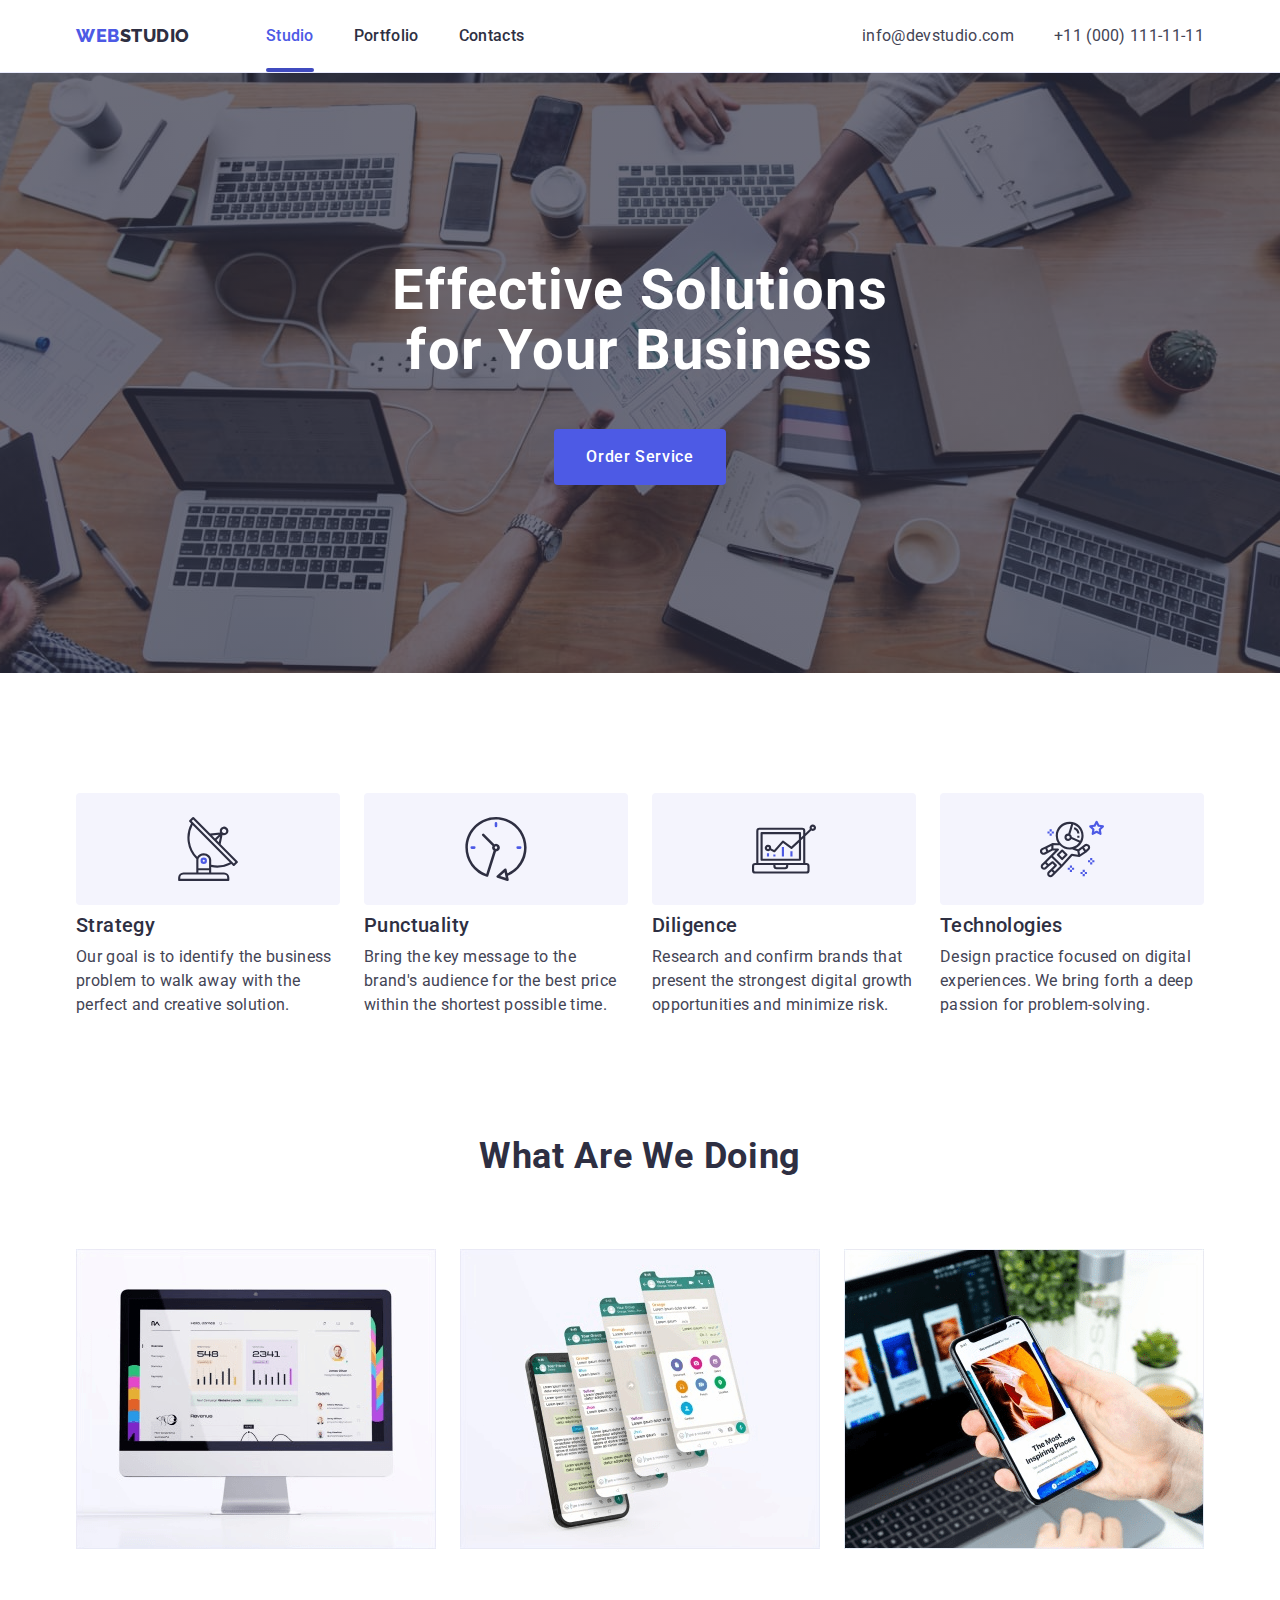
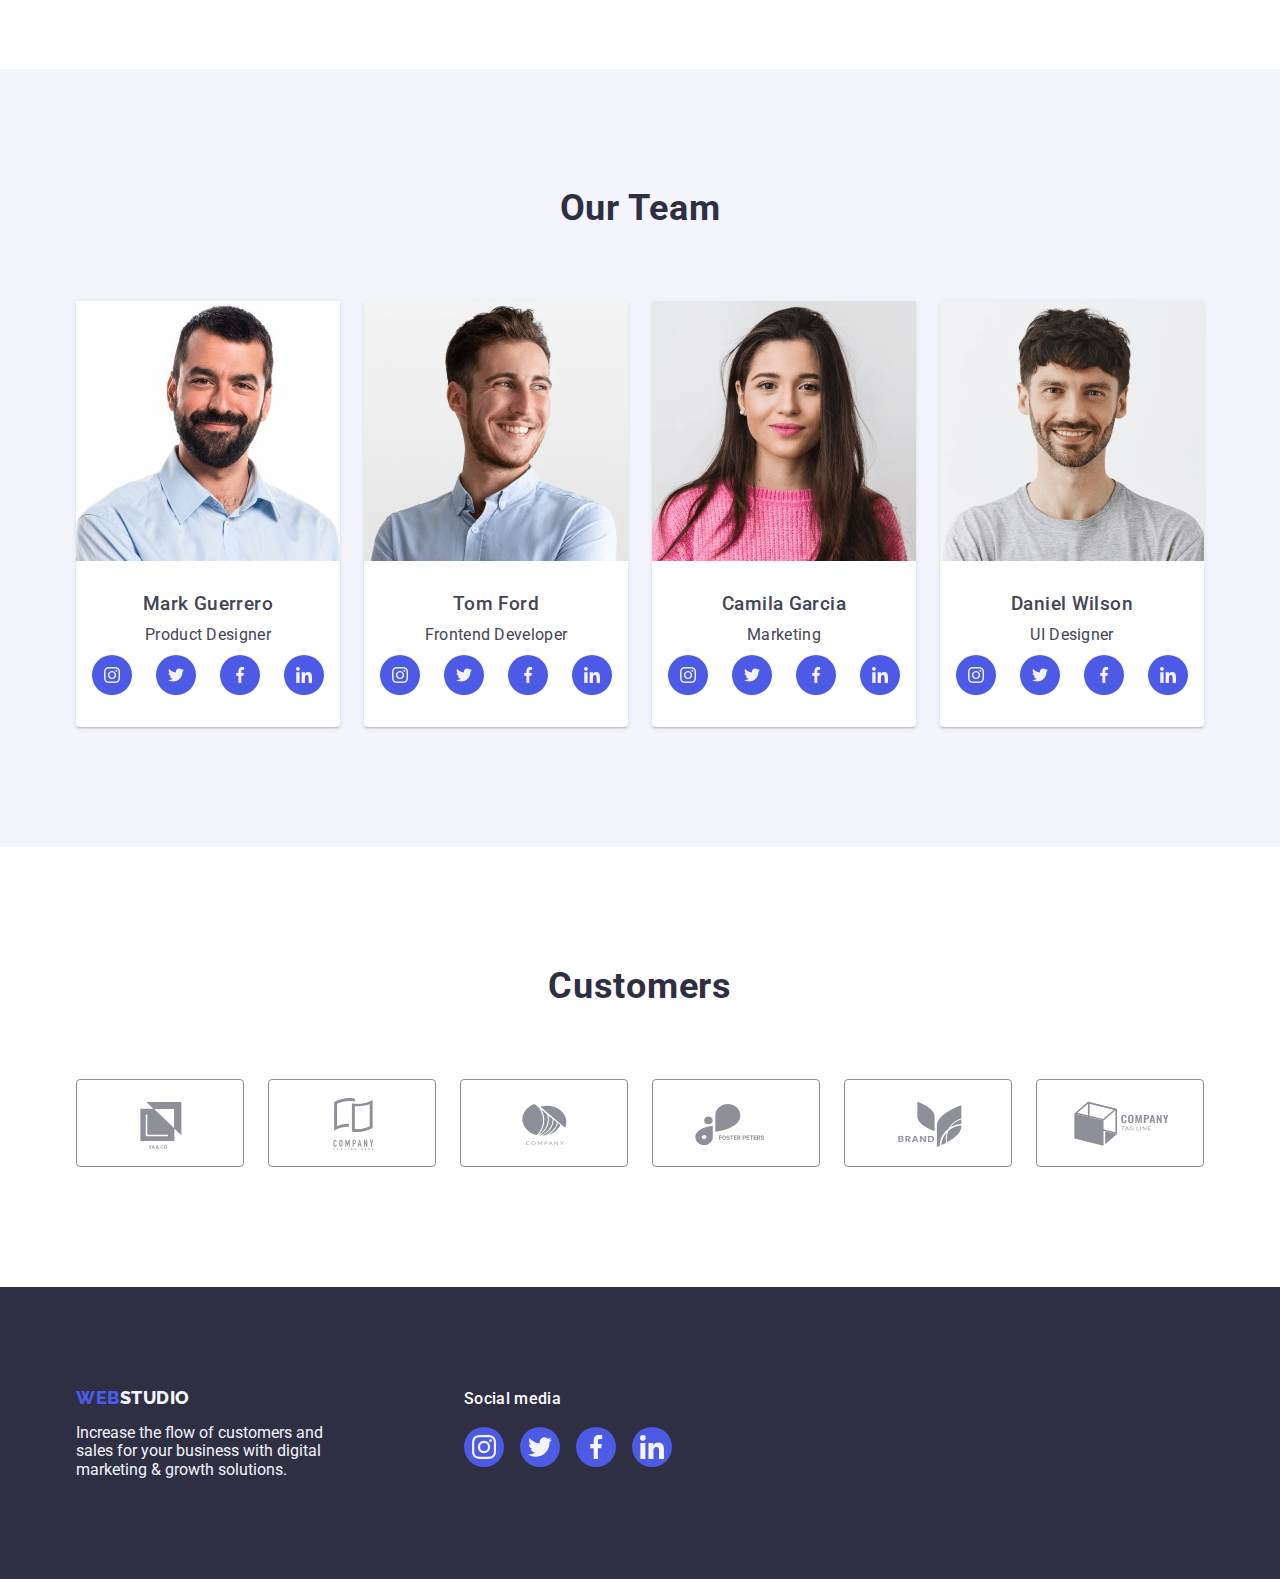
<file: index.html>
<!DOCTYPE html>
<html lang="en">
  <head>
    <meta charset="UTF-8" />
    <meta http-equiv="X-UA-Compatible" content="IE=edge" />
    <meta name="viewport" content="width=device-width, initial-scale=1.0" />
    <link rel="preconnect" href="https://fonts.googleapis.com" />
    <link rel="preconnect" href="https://fonts.gstatic.com" crossorigin />
    <link
      href="https://fonts.googleapis.com/css2?family=Raleway:wght@800&family=Roboto:wght@400;500;700;900&display=swap"
      rel="stylesheet"
    />
    <title>Studio</title>
    <link
      rel="stylesheet"
      href="https://cdn.jsdelivr.net/npm/modern-normalize@1.1.0/modern-normalize.min.css"
    />
    <link href="https://unpkg.com/aos@2.3.1/dist/aos.css" rel="stylesheet" />
    <link rel="stylesheet" href="./css/styles.css" />
  </head>
  <body>
    <!-- Page header -->
    <header class="page-header">
      <div class="container nav-container">
        <nav class="nav-box">
          <a class="logo link" href="./index.html"
            >Web<span class="logo-link">Studio</span></a
          >
          <ul class="site-nav list">
            <li>
              <a class="link current nav-title" href="./index.html">Studio</a>
            </li>
            <li>
              <a class="link nav-title" href="./portfolio.html">Portfolio</a>
            </li>
            <li><a class="link nav-title" href="">Contacts</a></li>
          </ul>
        </nav>
        <address class="outh-nav">
          <ul class="list contact-list">
            <li class="contact">
              <a class="link contact-link" href="mailto:info@devstudio.com"
                >info@devstudio.com</a
              >
            </li>
            <li class="contact">
              <a class="link contact-link" href="tel:+110001111111"
                >+11 (000) 111-11-11</a
              >
            </li>
          </ul>
        </address>
      </div>
    </header>
    <main>
      <!-- Hero image -->
      <section class="hero">
        <div class="container">
          <h1 class="subject">Effective Solutions for Your Business</h1>
          <button type="button" class="button-order" data-modal-open>
            Order Service
          </button>
        </div>
      </section>
      <!-- Section 1 -->
      <section class="section-principles">
        <div class="container">
          <h2 class="title-hidden-principles visually-hidden">
            Basic principles
          </h2>
          <ul class="list principle-list">
            <li class="principle-item">
              <div class="principle-icon">
                <svg width="64" height="64">
                  <use href="./images/icons.svg#icon-antenna"></use>
                </svg>
              </div>
              <h3 class="subtitle subtitle-principles">Strategy</h3>
              <p class="text">
                Our goal is to identify the business problem to walk away with
                the perfect and creative solution.
              </p>
            </li>
            <li class="principle-item">
              <div class="principle-icon">
                <svg width="64" height="64">
                  <use href="./images/icons.svg#icon-clock"></use>
                </svg>
              </div>
              <h3 class="subtitle subtitle-principles">Punctuality</h3>
              <p class="text">
                Bring the key message to the brand's audience for the best price
                within the shortest possible time.
              </p>
            </li>
            <li class="principle-item">
              <div class="principle-icon">
                <svg width="64" height="64">
                  <use href="./images/icons.svg#icon-diagram"></use>
                </svg>
              </div>
              <h3 class="subtitle subtitle-principles">Diligence</h3>
              <p class="text">
                Research and confirm brands that present the strongest digital
                growth opportunities and minimize risk.
              </p>
            </li>
            <li class="principle-item">
              <div class="principle-icon">
                <svg width="64" height="64">
                  <use href="./images/icons.svg#icon-astronaut"></use>
                </svg>
              </div>
              <h3 class="subtitle subtitle-principles">Technologies</h3>
              <p class="text">
                Design practice focused on digital experiences. We bring forth a
                deep passion for problem-solving.
              </p>
            </li>
          </ul>
        </div>
      </section>
      <!-- Section 2 -->
      <section class="doing-section">
        <div class="container">
          <h2 class="title doing-title">What are we doing</h2>
          <ul class="list doing-list">
            <li class="doing-link">
              <img
                src="./images/studio/wedoing1.jpg"
                alt="PHOTO"
                width="360"
                height="300"
              />
            </li>
            <li class="doing-link">
              <img
                src="./images/studio/wedoing2.jpg"
                alt="PHOTO"
                width="360"
                height="300"
              />
            </li>
            <li class="doing-link">
              <img
                src="./images/studio/wedoing3.jpg"
                alt="PHOTO"
                width="360"
                height="300"
              />
            </li>
          </ul>
        </div>
      </section>
      <!-- Section 3 -->
      <section class="team-section">
        <div class="container">
          <h2 class="title team-title">Our Team</h2>
          <ul class="list team-list">
            <li class="team-link">
              <img
                src="./images/studio/guerrero.jpg"
                alt="PHOTO"
                width="264"
                height="260"
              />
              <div class="employee">
                <h3 class="subtitle name">Mark Guerrero</h3>
                <p class="text position">Product Designer</p>
                <ul class="socials list">
                  <li class="socials-item">
                    <a
                      class="socials-link link"
                      href="https://instagram.com"
                      target="_blank"
                      rel="noopener noreferrer"
                      aria-label="Instagram icon"
                    >
                      <svg class="socials-icon" width="16" height="16">
                        <use href="./images/icons.svg#icon-instagram"></use>
                      </svg>
                    </a>
                  </li>
                  <li class="socials-item">
                    <a
                      class="socials-link link"
                      href="https://twitter.com"
                      target="_blank"
                      rel="noopener noreferrer"
                      aria-label="Twitter icon"
                    >
                      <svg class="socials-icon" width="16" height="16">
                        <use href="./images/icons.svg#icon-twitter"></use>
                      </svg>
                    </a>
                  </li>
                  <li class="socials-item">
                    <a
                      class="socials-link link"
                      href="https://facebook.com"
                      target="_blank"
                      rel="noopener noreferrer"
                      aria-label="Facebook icon"
                    >
                      <svg class="socials-icon" width="16" height="16">
                        <use href="./images/icons.svg#icon-facebook"></use>
                      </svg>
                    </a>
                  </li>
                  <li class="socials-item">
                    <a
                      class="socials-link link"
                      href="https://linkedin.com"
                      target="_blank"
                      rel="noopener noreferrer"
                      aria-label="Linkedin icon"
                    >
                      <svg class="socials-icon" width="16" height="16">
                        <use href="./images/icons.svg#icon-linkedin"></use>
                      </svg>
                    </a>
                  </li>
                </ul>
              </div>
            </li>
            <li class="team-link">
              <img
                src="./images/studio/ford.jpg"
                alt="PHOTO"
                width="264"
                height="260"
              />
              <div class="employee">
                <h3 class="subtitle name">Tom Ford</h3>
                <p class="text position">Frontend Developer</p>
                <ul class="socials list">
                  <li class="socials-item">
                    <a
                      class="socials-link link"
                      href="https://instagram.com"
                      target="_blank"
                      rel="noopener noreferrer"
                      aria-label="Instagram icon"
                    >
                      <svg class="socials-icon" width="16" height="16">
                        <use href="./images/icons.svg#icon-instagram"></use>
                      </svg>
                    </a>
                  </li>
                  <li class="socials-item">
                    <a
                      class="socials-link link"
                      href="https://twitter.com"
                      target="_blank"
                      rel="noopener noreferrer"
                      aria-label="Twitter icon"
                    >
                      <svg class="socials-icon" width="16" height="16">
                        <use href="./images/icons.svg#icon-twitter"></use>
                      </svg>
                    </a>
                  </li>
                  <li class="socials-item">
                    <a
                      class="socials-link link"
                      href="https://facebook.com"
                      target="_blank"
                      rel="noopener noreferrer"
                      aria-label="Facebook icon"
                    >
                      <svg class="socials-icon" width="16" height="16">
                        <use href="./images/icons.svg#icon-facebook"></use>
                      </svg>
                    </a>
                  </li>
                  <li class="socials-item">
                    <a
                      class="socials-link link"
                      href="https://linkedin.com"
                      target="_blank"
                      rel="noopener noreferrer"
                      aria-label="Linkedin icon"
                    >
                      <svg class="socials-icon" width="16" height="16">
                        <use href="./images/icons.svg#icon-linkedin"></use>
                      </svg>
                    </a>
                  </li>
                </ul>
              </div>
            </li>
            <li class="team-link">
              <img
                src="./images/studio/garcia.jpg"
                alt="PHOTO"
                width="264"
                height="260"
              />
              <div class="employee">
                <h3 class="subtitle name">Camila Garcia</h3>
                <p class="text position">Marketing</p>
                <ul class="socials list">
                  <li class="socials-item">
                    <a
                      class="socials-link link"
                      href="https://instagram.com"
                      target="_blank"
                      rel="noopener noreferrer"
                      aria-label="Instagram icon"
                    >
                      <svg class="socials-icon" width="16" height="16">
                        <use href="./images/icons.svg#icon-instagram"></use>
                      </svg>
                    </a>
                  </li>
                  <li class="socials-item">
                    <a
                      class="socials-link link"
                      href="https://twitter.com"
                      target="_blank"
                      rel="noopener noreferrer"
                      aria-label="Twitter icon"
                    >
                      <svg class="socials-icon" width="16" height="16">
                        <use href="./images/icons.svg#icon-twitter"></use>
                      </svg>
                    </a>
                  </li>
                  <li class="socials-item">
                    <a
                      class="socials-link link"
                      href="https://facebook.com"
                      target="_blank"
                      rel="noopener noreferrer"
                      aria-label="Facebook icon"
                    >
                      <svg class="socials-icon" width="16" height="16">
                        <use href="./images/icons.svg#icon-facebook"></use>
                      </svg>
                    </a>
                  </li>
                  <li class="socials-item">
                    <a
                      class="socials-link link"
                      href="https://linkedin.com"
                      target="_blank"
                      rel="noopener noreferrer"
                      aria-label="Linkedin icon"
                    >
                      <svg class="socials-icon" width="16" height="16">
                        <use href="./images/icons.svg#icon-linkedin"></use>
                      </svg>
                    </a>
                  </li>
                </ul>
              </div>
            </li>
            <li class="team-link">
              <img
                src="./images/studio/wilson.jpg"
                alt="PHOTO"
                width="264"
                height="260"
              />
              <div class="employee">
                <h3 class="subtitle name">Daniel Wilson</h3>
                <p class="text position">UI Designer</p>
                <ul class="socials list">
                  <li class="socials-item">
                    <a
                      class="socials-link link"
                      href="https://instagram.com"
                      target="_blank"
                      rel="noopener noreferrer"
                      aria-label="Instagram icon"
                    >
                      <svg class="socials-icon" width="16" height="16">
                        <use href="./images/icons.svg#icon-instagram"></use>
                      </svg>
                    </a>
                  </li>
                  <li class="socials-item">
                    <a
                      class="socials-link link"
                      href="https://twitter.com"
                      target="_blank"
                      rel="noopener noreferrer"
                      aria-label="Twitter icon"
                    >
                      <svg class="socials-icon" width="16" height="16">
                        <use href="./images/icons.svg#icon-twitter"></use>
                      </svg>
                    </a>
                  </li>
                  <li class="socials-item">
                    <a
                      class="socials-link link"
                      href="https://facebook.com"
                      target="_blank"
                      rel="noopener noreferrer"
                      aria-label="Facebook icon"
                    >
                      <svg class="socials-icon" width="16" height="16">
                        <use href="./images/icons.svg#icon-facebook"></use>
                      </svg>
                    </a>
                  </li>
                  <li class="socials-item">
                    <a
                      class="socials-link link"
                      href="https://linkedin.com"
                      target="_blank"
                      rel="noopener noreferrer"
                      aria-label="Linkedin icon"
                    >
                      <svg class="socials-icon" width="16" height="16">
                        <use href="./images/icons.svg#icon-linkedin"></use>
                      </svg>
                    </a>
                  </li>
                </ul>
              </div>
            </li>
          </ul>
        </div>
      </section>
      <!-- Section 4 -->
      <section class="customers-section">
        <div class="container">
          <h2 class="title customers-title">Customers</h2>
          <ul class="list customers-list">
            <li class="customers-item">
              <a
                class="customers-link link"
                href=""
                target="_blank"
                rel="noopener noreferrer"
                aria-label="Customer icon 1"
              >
                <svg class="customers-icon" width="104" height="56">
                  <use href="./images/icons.svg#icon-logo"></use>
                </svg>
              </a>
            </li>
            <li class="customers-item">
              <a
                class="customers-link link"
                href=""
                target="_blank"
                rel="noopener noreferrer"
                aria-label="Customer icon 2"
              >
                <svg class="customers-icon" width="104" height="56">
                  <use href="./images/icons.svg#icon-logo-1"></use>
                </svg>
              </a>
            </li>
            <li class="customers-item">
              <a
                class="customers-link link"
                href=""
                target="_blank"
                rel="noopener noreferrer"
                aria-label="Customer icon 3"
              >
                <svg class="customers-icon" width="104" height="56">
                  <use href="./images/icons.svg#icon-logo-2"></use>
                </svg>
              </a>
            </li>
            <li class="customers-item">
              <a
                class="customers-link link"
                href=""
                target="_blank"
                rel="noopener noreferrer"
                aria-label="Customer icon 4"
              >
                <svg class="customers-icon" width="104" height="56">
                  <use href="./images/icons.svg#icon-logo-3"></use>
                </svg>
              </a>
            </li>
            <li class="customers-item">
              <a
                class="customers-link link"
                href=""
                target="_blank"
                rel="noopener noreferrer"
                aria-label="Customer icon 5"
              >
                <svg class="customers-icon" width="104" height="56">
                  <use href="./images/icons.svg#icon-logo-4"></use>
                </svg>
              </a>
            </li>
            <li class="customers-item">
              <a
                class="customers-link link"
                href=""
                target="_blank"
                rel="noopener noreferrer"
                aria-label="Customer icon 6"
              >
                <svg class="customers-icon" width="104" height="56">
                  <use href="./images/icons.svg#icon-logo-5"></use>
                </svg>
              </a>
            </li>
          </ul>
        </div>
      </section>
    </main>
    <!-- Footer -->
    <footer class="footer">
      <div class="container footer-container">
        <div class="logo-container">
          <a class="logo-footer link" href="./index.html"
            >Web<span class="logo-link-footer">Studio</span></a
          >
          <p class="logo-footer-text">
            Increase the flow of customers and sales for your business with
            digital marketing & growth solutions.
          </p>
        </div>
        <div class="social-container">
          <p class="subtitle social-subtitle">Social media</p>
          <ul class="list social-list">
            <li class="socials-item">
              <a
                class="socials-link-footer link"
                href="https://instagram.com"
                target="_blank"
                rel="noopener noreferrer"
                aria-label="Instagram icon"
              >
                <svg class="socials-icon" width="24" height="24">
                  <use href="./images/icons.svg#icon-instagram"></use>
                </svg>
              </a>
            </li>
            <li class="socials-item">
              <a
                class="socials-link-footer link"
                href="https://twitter.com"
                target="_blank"
                rel="noopener noreferrer"
                aria-label="Twitter icon"
              >
                <svg class="socials-icon" width="24" height="24">
                  <use href="./images/icons.svg#icon-twitter"></use>
                </svg>
              </a>
            </li>
            <li class="socials-item">
              <a
                class="socials-link-footer link"
                href="https://facebook.com"
                target="_blank"
                rel="noopener noreferrer"
                aria-label="Facebook icon"
              >
                <svg class="socials-icon" width="24" height="24">
                  <use href="./images/icons.svg#icon-facebook"></use>
                </svg>
              </a>
            </li>
            <li class="socials-item">
              <a
                class="socials-link-footer link"
                href="https://linkedin.com"
                target="_blank"
                rel="noopener noreferrer"
                aria-label="Linkedin icon"
              >
                <svg class="socials-icon" width="24" height="24">
                  <use href="./images/icons.svg#icon-linkedin"></use>
                </svg>
              </a>
            </li>
          </ul>
        </div>
      </div>
    </footer>
    <!-- Modal window -->
    <div class="backdrop is-hidden" data-modal>
      <div class="modal">
        <button class="modal-button" type="button" data-modal-close>
          <svg class="modal-icon" width="8" height="8">
            <use href="./images/icons.svg#icon-close"></use>
          </svg>
        </button>
      </div>
    </div>
    <script src="./js/animation.js"></script>
    <script src="./js/modal.js"></script>
  </body>
</html>
</file>
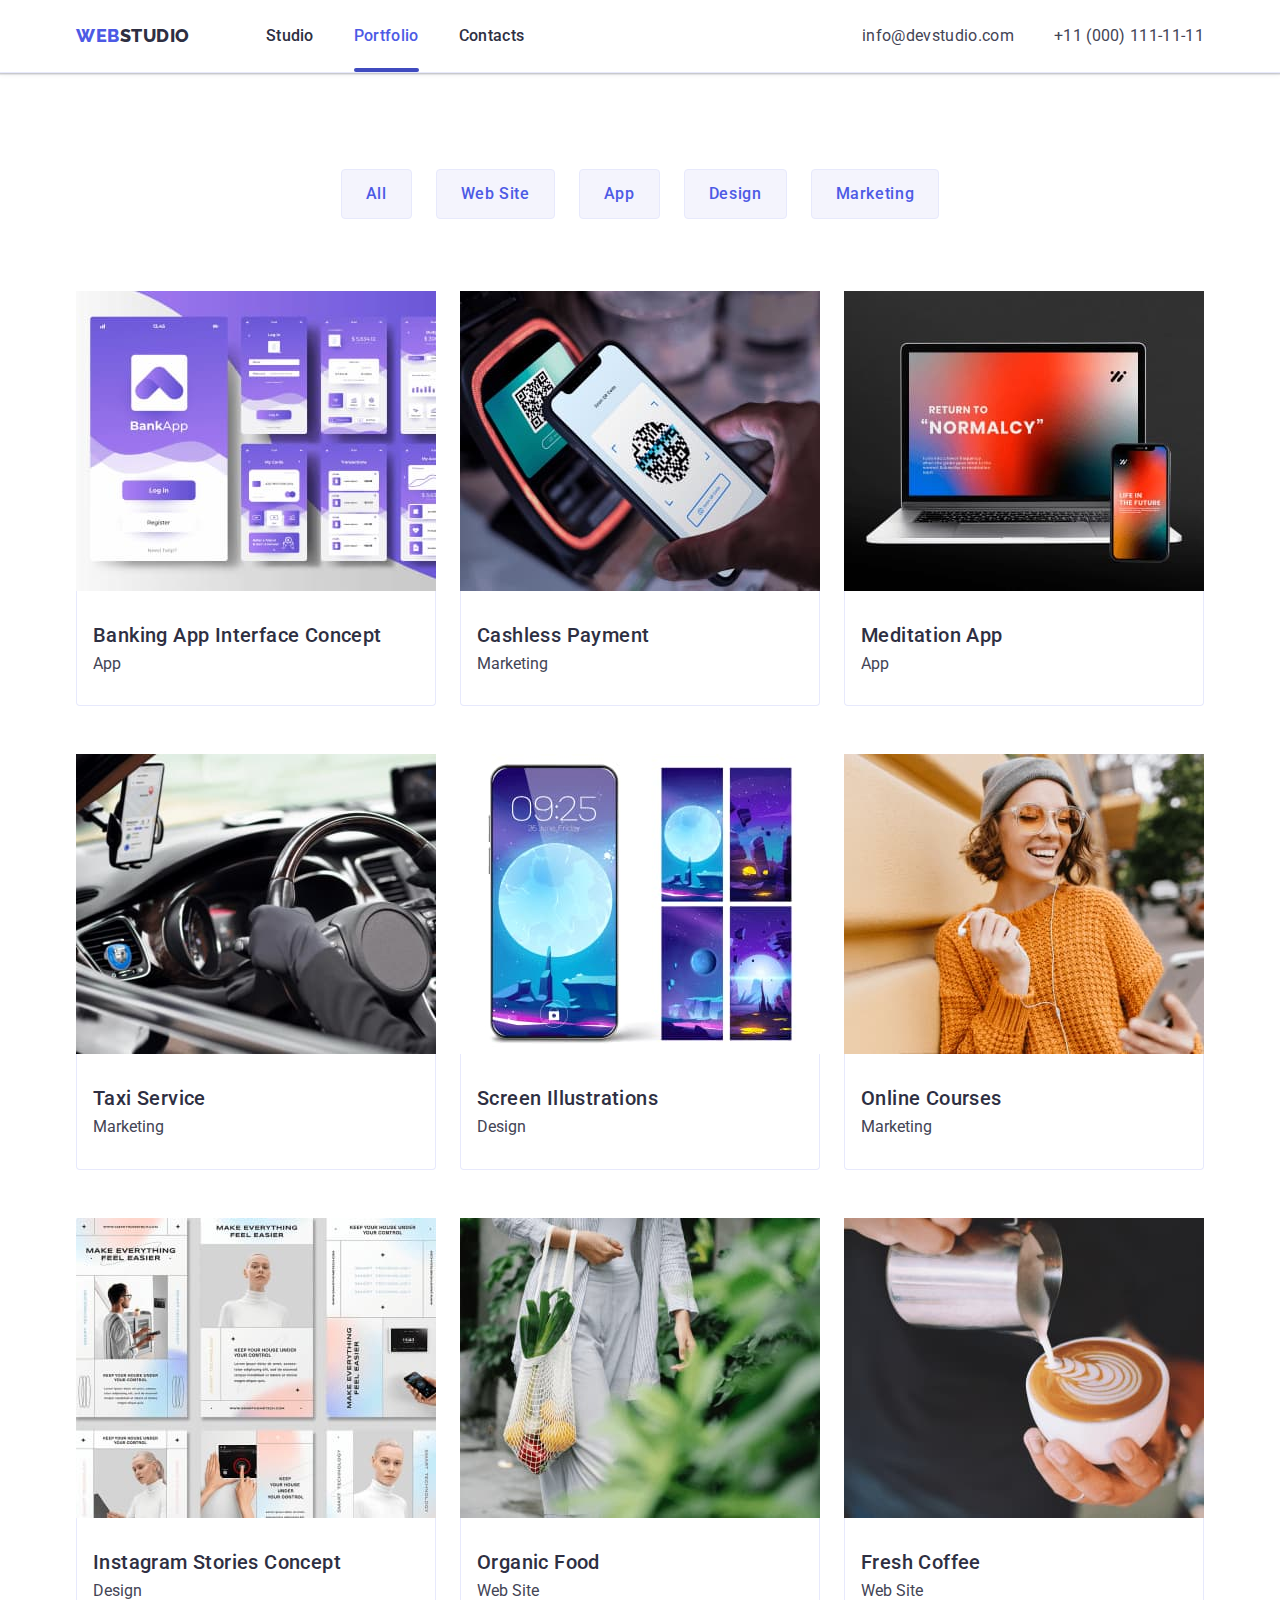
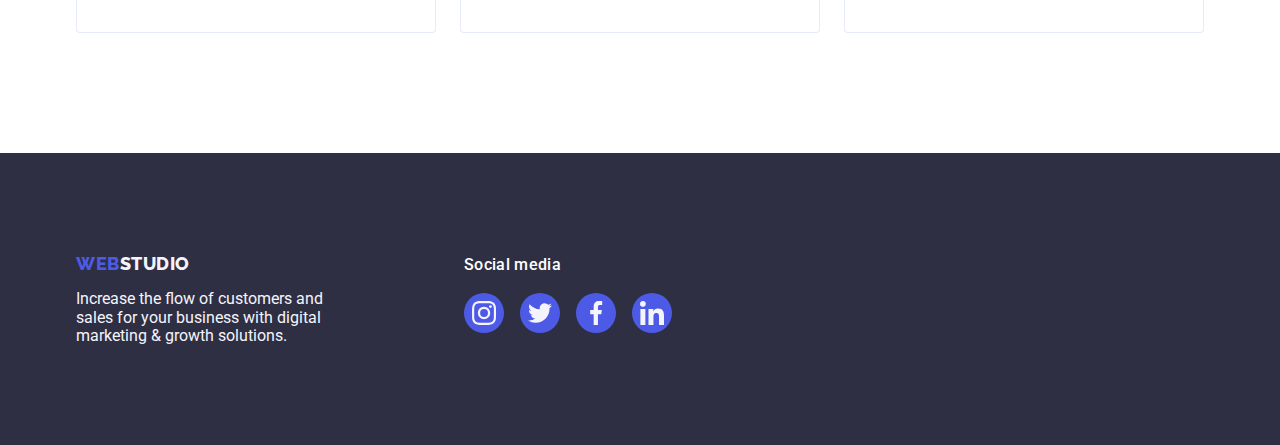
<file: portfolio.html>
<!DOCTYPE html>
<html lang="en">
  <head>
    <meta charset="UTF-8" />
    <meta http-equiv="X-UA-Compatible" content="IE=edge" />
    <meta name="viewport" content="width=device-width, initial-scale=1.0" />
    <link rel="preconnect" href="https://fonts.googleapis.com" />
    <link rel="preconnect" href="https://fonts.gstatic.com" crossorigin />
    <link
      href="https://fonts.googleapis.com/css2?family=Raleway:wght@800&family=Roboto:wght@400;500;700;900&display=swap"
      rel="stylesheet"
    />
    <title>Portfolio</title>
    <link
      rel="stylesheet"
      href="https://cdn.jsdelivr.net/npm/modern-normalize@1.1.0/modern-normalize.min.css"
    />
    <link rel="stylesheet" href="./css/styles.css" />
  </head>
  <body>
    <!-- Page header -->
    <header class="page-header">
      <div class="container nav-container">
        <nav class="nav-box">
          <a class="logo link" href="./index.html"
            >Web<span class="logo-link">Studio</span></a
          >
          <ul class="site-nav list">
            <li>
              <a class="link nav-title" href="./index.html">Studio</a>
            </li>
            <li>
              <a class="link current nav-title" href="./portfolio.html"
                >Portfolio</a
              >
            </li>
            <li><a class="link nav-title" href="">Contacts</a></li>
          </ul>
        </nav>
        <address class="outh-nav">
          <ul class="list contact-list">
            <li class="contact">
              <a class="link contact-link" href="mailto:info@devstudio.com"
                >info@devstudio.com</a
              >
            </li>
            <li class="contact">
              <a class="link contact-link" href="tel:+110001111111"
                >+11 (000) 111-11-11</a
              >
            </li>
          </ul>
        </address>
      </div>
    </header>
    <main>
      <!-- Filters -->
      <section class="filter">
        <div class="container">
          <h1 class="title-hidden-filter visually-hidden">Filters</h1>
          <ul class="list filter-list">
            <li><button type="button" class="button-filter">All</button></li>
            <li>
              <button type="button" class="button-filter">Web Site</button>
            </li>
            <li><button type="button" class="button-filter">App</button></li>
            <li><button type="button" class="button-filter">Design</button></li>
            <li>
              <button type="button" class="button-filter">Marketing</button>
            </li>
          </ul>
          <ul class="list filter-title">
            <li class="filter-link">
              <a class="link filter-img-link" href="">
                <div class="label-box">
                  <img
                    src="./images/portfolio/banking.jpg"
                    alt="Banking App Interface Concept"
                    width="360"
                    height="300"
                  />
                  <div class="overlay">
                    <p class="overlay-label">
                      14 Stylish and User-Friendly App Design Concepts · Task
                      Manager App · Calorie Tracker App · Exotic Fruit Ecommerce
                      App · Cloud Storage App
                    </p>
                  </div>
                </div>
                <div class="title-text">
                  <h2 class="subtitle filter-subtitle">
                    Banking App Interface Concept
                  </h2>
                  <p class="filter-title-text">App</p>
                </div>
              </a>
            </li>
            <li class="filter-link">
              <a class="link filter-img-link" href="">
                <div class="label-box">
                  <img
                    src="./images/portfolio/payment.jpg"
                    alt="Cashless Payment"
                    width="360"
                    height="300"
                  />
                  <div class="overlay">
                    <p class="overlay-label">
                      14 Stylish and User-Friendly App Design Concepts · Task
                      Manager App · Calorie Tracker App · Exotic Fruit Ecommerce
                      App · Cloud Storage App
                    </p>
                  </div>
                </div>
                <div class="title-text">
                  <h2 class="subtitle filter-subtitle">Cashless Payment</h2>
                  <p class="filter-title-text">Marketing</p>
                </div>
              </a>
            </li>
            <li class="filter-link">
              <a class="link filter-img-link" href="">
                <div class="label-box">
                  <img
                    src="./images/portfolio/meditation.jpg"
                    alt="Meditation App"
                    width="360"
                    height="300"
                  />
                  <div class="overlay">
                    <p class="overlay-label">
                      14 Stylish and User-Friendly App Design Concepts · Task
                      Manager App · Calorie Tracker App · Exotic Fruit Ecommerce
                      App · Cloud Storage App
                    </p>
                  </div>
                </div>
                <div class="title-text">
                  <h2 class="subtitle filter-subtitle">Meditation App</h2>
                  <p class="filter-title-text">App</p>
                </div>
              </a>
            </li>
            <li class="filter-link">
              <a class="link filter-img-link" href="">
                <div class="label-box">
                  <img
                    src="./images/portfolio/taxi.jpg"
                    alt="Taxi Service"
                    width="360"
                    height="300"
                  />
                  <div class="overlay">
                    <p class="overlay-label">
                      14 Stylish and User-Friendly App Design Concepts · Task
                      Manager App · Calorie Tracker App · Exotic Fruit Ecommerce
                      App · Cloud Storage App
                    </p>
                  </div>
                </div>
                <div class="title-text">
                  <h2 class="subtitle filter-subtitle">Taxi Service</h2>
                  <p class="filter-title-text">Marketing</p>
                </div>
              </a>
            </li>
            <li class="filter-link">
              <a class="link filter-img-link" href="">
                <div class="label-box">
                  <img
                    src="./images/portfolio/screen.jpg"
                    alt="Screen Illustrations"
                    width="360"
                    height="300"
                  />
                  <div class="overlay">
                    <p class="overlay-label">
                      14 Stylish and User-Friendly App Design Concepts · Task
                      Manager App · Calorie Tracker App · Exotic Fruit Ecommerce
                      App · Cloud Storage App
                    </p>
                  </div>
                </div>
                <div class="title-text">
                  <h2 class="subtitle filter-subtitle">Screen Illustrations</h2>
                  <p class="filter-title-text">Design</p>
                </div>
              </a>
            </li>
            <li class="filter-link">
              <a class="link filter-img-link" href="">
                <div class="label-box">
                  <img
                    src="./images/portfolio/courses.jpg"
                    alt="Online Courses"
                    width="360"
                    height="300"
                  />
                  <div class="overlay">
                    <p class="overlay-label">
                      14 Stylish and User-Friendly App Design Concepts · Task
                      Manager App · Calorie Tracker App · Exotic Fruit Ecommerce
                      App · Cloud Storage App
                    </p>
                  </div>
                </div>
                <div class="title-text">
                  <h2 class="subtitle filter-subtitle">Online Courses</h2>
                  <p class="filter-title-text">Marketing</p>
                </div>
              </a>
            </li>
            <li class="filter-link">
              <a class="link filter-img-link" href="">
                <div class="label-box">
                  <img
                    src="./images/portfolio/instastories.jpg"
                    alt="Instagram Stories Concept"
                    width="360"
                    height="300"
                  />
                  <div class="overlay">
                    <p class="overlay-label">
                      14 Stylish and User-Friendly App Design Concepts · Task
                      Manager App · Calorie Tracker App · Exotic Fruit Ecommerce
                      App · Cloud Storage App
                    </p>
                  </div>
                </div>
                <div class="title-text">
                  <h2 class="subtitle filter-subtitle">
                    Instagram Stories Concept
                  </h2>
                  <p class="filter-title-text">Design</p>
                </div>
              </a>
            </li>
            <li class="filter-link">
              <a class="link filter-img-link" href="">
                <div class="label-box">
                  <img
                    src="./images/portfolio/food.jpg"
                    alt="Organic Food"
                    width="360"
                    height="300"
                  />
                  <div class="overlay">
                    <p class="overlay-label">
                      14 Stylish and User-Friendly App Design Concepts · Task
                      Manager App · Calorie Tracker App · Exotic Fruit Ecommerce
                      App · Cloud Storage App
                    </p>
                  </div>
                </div>
                <div class="title-text">
                  <h2 class="subtitle filter-subtitle">Organic Food</h2>
                  <p class="filter-title-text">Web Site</p>
                </div>
              </a>
            </li>
            <li class="filter-link">
              <a class="link filter-img-link" href="">
                <div class="label-box">
                  <img
                    src="./images/portfolio/coffee.jpg"
                    alt="Fresh Coffee"
                    width="360"
                    height="300"
                  />
                  <div class="overlay">
                    <p class="overlay-label">
                      14 Stylish and User-Friendly App Design Concepts · Task
                      Manager App · Calorie Tracker App · Exotic Fruit Ecommerce
                      App · Cloud Storage App
                    </p>
                  </div>
                </div>
                <div class="title-text">
                  <h2 class="subtitle filter-subtitle">Fresh Coffee</h2>
                  <p class="filter-title-text">Web Site</p>
                </div>
              </a>
            </li>
          </ul>
        </div>
      </section>
    </main>
    <!-- Footer -->
    <footer class="footer">
      <div class="container footer-container">
        <div class="logo-container">
          <a class="logo-footer link" href="./index.html"
            >Web<span class="logo-link-footer">Studio</span></a
          >
          <p class="logo-footer-text">
            Increase the flow of customers and sales for your business with
            digital marketing & growth solutions.
          </p>
        </div>
        <div class="social-container">
          <p class="subtitle social-subtitle">Social media</p>
          <ul class="list social-list">
            <li class="socials-item">
              <a
                class="socials-link-footer link"
                href="https://instagram.com"
                target="_blank"
                rel="noopener noreferrer"
                aria-label="Instagram icon"
              >
                <svg class="socials-icon" width="24" height="24">
                  <use href="./images/icons.svg#icon-instagram"></use>
                </svg>
              </a>
            </li>
            <li class="socials-item">
              <a
                class="socials-link-footer link"
                href="https://twitter.com"
                target="_blank"
                rel="noopener noreferrer"
                aria-label="Twitter icon"
              >
                <svg class="socials-icon" width="24" height="24">
                  <use href="./images/icons.svg#icon-twitter"></use>
                </svg>
              </a>
            </li>
            <li class="socials-item">
              <a
                class="socials-link-footer link"
                href="https://facebook.com"
                target="_blank"
                rel="noopener noreferrer"
                aria-label="Facebook icon"
              >
                <svg class="socials-icon" width="24" height="24">
                  <use href="./images/icons.svg#icon-facebook"></use>
                </svg>
              </a>
            </li>
            <li class="socials-item">
              <a
                class="socials-link-footer link"
                href="https://linkedin.com"
                target="_blank"
                rel="noopener noreferrer"
                aria-label="Linkedin icon"
              >
                <svg class="socials-icon" width="24" height="24">
                  <use href="./images/icons.svg#icon-linkedin"></use>
                </svg>
              </a>
            </li>
          </ul>
        </div>
      </div>
    </footer>
  </body>
</html>
</file>
<file: css/styles.css>
body {
    font-family: 'Roboto', sans-serif;
    color: var(--color-slate);
    background-color: var(--color-white);
}

h1,
h2,
h3,
h4,
h5,
h6,
p,
ul {
    margin: 0;
}

ul {
    padding-left: 0;
}

img {
    display: block;
}

:root {
    --color-iris: #4d5ae5;
    --color-ocean: #404bbf;
    --color-navy-blue: #2e2f42;
    --color-green: #31d0aa;
    --color-slate: #434455;
    --color-light-slate: #8e8f99;
    --color-cornflower: #e7e9fc;
    --color-cloud: #f4f4fd;
    --color-navy-blue-modal: #2e2f42;
    --color-grey: #2e2f42;
    --color-white: #ffffff;
    --color-dairy: #fcfcfc;
}

/* Page header */

.container {
    width: 1158px;
    padding-left: 15px;
    padding-right: 15px;
    margin: 0 auto;
}

.page-header {
    color: var(--color-cornflower);
    border-bottom: 1px solid var(--color-cornflower);
    box-shadow: 0px 2px 1px rgba(46, 47, 66, 0.08), 0px 1px 1px rgba(46, 47, 66, 0.16), 0px 1px 6px rgba(46, 47, 66, 0.08);
}

.nav-container {
    display: flex;
    align-items: center;
}

.nav-box {
    display: flex;
    align-items: center;
}

.list {
    list-style: none;
}

.link {
    text-decoration: none;
}

.logo {
    font-family: 'Raleway', sans-serif;
    font-weight: 800;
    font-size: 18px;
    line-height: 1.17;
    letter-spacing: 0.03em;
    text-transform: uppercase;
    color: var(--color-iris);
    margin-right: 76px;
}

.logo-link {
    color: var(--color-navy-blue);
}

.site-nav {
    font-weight: 500;
    font-size: 16px;
    line-height: 24px;
    letter-spacing: 0.02em;
    display: flex;
    gap: 40px;
}

.nav-title {
    position: relative;
    display: block;
    color: var(--color-navy-blue);
    padding: 24px 0;
    transition-property: color;
    transition-duration: 250ms;
    transition-timing-function: cubic-bezier(0.4, 0, 0.2, 1);
}

.nav-title:hover,
.nav-title:focus {
    color: var(--color-ocean);
}

.nav-title::after {
    content: "";
    position: absolute;
    bottom: 0;
    left: 0;
    width: 100%;
    height: 4px;
    border-radius: 2px;
}

.nav-title.current {
    color: var(--color-iris);
}
.nav-title.current::after
    {background-color: var(--color-ocean);
}

.outh-nav {
    font-style: normal;
    display: flex;
    margin-left: auto;
}

.contact-list {
    display: flex;
    gap: 40px;
}

.contact {
}

.contact-link {
    font-weight: 400;
    font-size: 16px;
    line-height: 36px;
    letter-spacing: 0.02em;
    color: var(--color-slate);
    transition-property: color;
    transition-duration: 250ms;
    transition-timing-function: cubic-bezier(0.4, 0, 0.2, 1);
}

.outh-nav .link:hover, 
.outh-nav .link:focus {
    color: var(--color-ocean);}

/* Hero image */

.hero {
    background-color: var(--color-navy-blue);
    padding: 188px 0;
    max-width: 1440px;
    height: 600px;
    margin-left: auto;
    margin-right: auto;
    background-image: linear-gradient( rgba(46, 47, 66, 0.7), rgba(46, 47, 66, 0.7)), url(../images/studio/people-office.jpg);
    background-repeat: no-repeat;
    background-position: center;
    background-size: cover;
}

.subject {
    font-weight: 700;
    font-size: 56px;
    line-height: 1.07;
    letter-spacing: 0.02em;
    text-align: center;
    color: var(--color-white);
    max-width: 496px;
    margin: 0 auto 48px;
}

.button-order {
    font-weight: 500;
    font-size: 16px;
    line-height: 24px;
    letter-spacing: 0.04em;
    color: var(--color-white);
    background-color: var(--color-iris);
    font-family: inherit;
    cursor: pointer;
    border: none;
    border-radius: 4px;
    display: block;
    min-width: 169px;
    padding: 16px 32px;
    margin: 0 auto;
    transition-property: background-color;
    transition-duration: 250ms;
    transition-timing-function: cubic-bezier(0.4, 0, 0.2, 1);
}

.button-order:hover,
.button-order:focus {background-color: var(--color-ocean);}

/* Section 1 */

.section-principles {
    padding: 120px 0;
}

.visually-hidden {
    position: absolute;
    width: 1px;
    height: 1px;
    margin: -1px;
    border: 0;
    padding: 0;
    white-space: nowrap;
    clip-path: inset(100%);
    clip: rect(0 0 0 0);
    overflow: hidden;
}

.title-hidden-principles {
    margin-bottom: 8px;
}

.principle-list {
    display: flex;
    gap: 24px;
}

 .principle-item {
     width: calc((100% - 72px) / 4);
 }

 .principle-icon {
    display: flex;
    justify-content: center;
    align-items: center;
    height: 112px;
    margin-bottom: 8px;
    background-color: var(--color-cloud);
    border-radius: 4px;
 }

.subtitle {
    font-weight: 500;
    line-height: 1.2;
    letter-spacing: 0.02em;
    margin: 0;
}

.subtitle-principles {
    font-size: 20px;
    margin-bottom: 8px;
    color: var(--color-navy-blue);
}

.text {
    font-weight: 400;
    font-size: 16px;
    line-height: 1.5;
    letter-spacing: 0.02em;
    color: var(--color-slate);
}

/* Section 2 */

.doing-section {
    padding-bottom: 120px;
}

.title {
    font-weight: 700;
    font-size: 36px;
    line-height: 1.11;
    text-align: center;
    letter-spacing: 0.02em;
    text-transform: capitalize;
    color: var(--color-navy-blue);
}

.doing-title {
    margin-bottom: 72px;
}

.doing-list {
    display: flex;
    gap: 24px;
}

.doing-link {
   width: calc((100% - 48px) / 3) 
}

/* Section 3 */

.team-section {
    background-color: var(--color-cloud);
    padding: 120px 0;
}

.team-title {
    margin-top: 0;
    margin-bottom: 72px;
}

.team-list {
    display: flex;
    gap: 24px;
}

.team-link {
    background-color: var(--color-white);
    text-align: center;
    border-radius: 0 0 4px 4px;
    box-shadow: 0px 1px 6px rgba(46, 47, 66, 0.08), 0px 1px 1px rgba(46, 47, 66, 0.16), 0px 2px 1px rgba(46, 47, 66, 0.08);
}

.employee {
    padding: 32px 0;
}

.position {
    text-align: center;
    margin-bottom: 8px;
}

.name {
    text-align: center;
    margin-bottom: 8px;
}

/* Socials icons */

.socials {
    display: flex;
    justify-content: center;
    gap: 24px;
}

.socials-link {
    display: flex;
    justify-content: center;
    align-items: center;
    width: 40px;
    height: 40px;
    background-color: var(--color-iris);
    border-radius: 50%;
    transition-property: background-color;
    transition-duration: 250ms;
    transition-timing-function: cubic-bezier(0.4, 0, 0.2, 1);
}

.socials-link:hover,
.socials-link:focus {
    background-color: var(--color-ocean);
}

.socials-icon {
    fill: var(--color-cloud);
}

/* Customers */

.customers-section {
    padding-top: 120px;
    padding-bottom: 120px;
}

.customers-title {
    line-height: 1.1;
    margin-bottom: 72px;}

.customers-list {
    display: flex;
    align-items: center;
    gap: 24px;
}

.customers-item {
}

.customers-link {
    display: flex;
    justify-content: center;
    align-items: center;
    width: 168px;
    height: 88px;
    color: var(--color-light-slate);
    border: 1px solid var(--color-light-slate);
    border-radius: 4px;
    transition-property: color, border-color;
    transition-duration: 250ms;
    transition-timing-function: cubic-bezier(0.4, 0, 0.2, 1);
}

.customers-link:hover,
.customers-link:focus {
    color: var(--color-ocean);
    border-color: var(--color-ocean);
}

.customers-icon {
    fill: currentColor;
}

/* Filters */

.filter {
    padding: 96px 0 120px;
}

.title-hidden-filter {
    visibility: hidden;    
    margin-bottom: 8px;
}

.filter-list {
    display: flex;
    margin-bottom: 72px;
    justify-content: center;
    gap: 24px;
}
.button-filter {
    font-family: 'Roboto', sans-serif;
    font-weight: 500;
    font-size: 16px;
    line-height: 24px;
    letter-spacing: 0.04em;
    color: var(--color-iris);
    background-color: var(--color-cloud);
    cursor: pointer;
    border: 1px solid var(--color-cornflower);
    border-radius: 4px;
    padding: 12px 24px;
    transition-property: color, background-color, box-shadow;
    transition-duration: 250ms;
    transition-timing-function: cubic-bezier(0.4, 0, 0.2, 1);
    }

.button-filter:hover,
.button-filter:focus {
    color: var(--color-white);
    background-color: var(--color-ocean);
    box-shadow: 0px 3px 1px rgba(0, 0, 0, 0.1),
        0px 2px 1px rgba(0, 0, 0, 0.08),
        0px 2px 2px rgba(0, 0, 0, 0.12);
    border: 1px solid transparent;
}

.filter-title {
    display: flex;
    flex-wrap: wrap;
    column-gap: 24px;
    row-gap: 48px;
    justify-content: space-between;
}

.filter-link {
    width: calc((100% - 48px) / 3)
}

.label-box {
    position: relative;
    overflow: hidden;
}

.overlay {
    position: absolute;
    top: 0;
    left: 0;
    transform: translateY(100%);
    width: 100%;
    height: 100%;
    padding: 40px 32px;
    background-color: var(--color-iris);
    transition-property: transform;
    transition-duration: 250ms;
    transition-timing-function: cubic-bezier(0.4, 0, 0.2, 1);}

.filter-link:hover .overlay {
    transform: translateY(0);
}

.overlay-label {
    font-family: 'Roboto';
    font-style: normal;
    font-weight: 400;
    font-size: 16px;
    line-height: 24px;
    letter-spacing: 0.02em;
    color: var(--color-cloud);
}

.title-text {
    border: 1px solid var(--color-cornflower);
    border-top: none;
    padding: 32px 16px;
    border-radius: 0px 0px 4px 4px;
}

.filter-subtitle {
    font-size: 20px;
    text-align: left;
    margin-bottom: 8px;
    color: var(--color-navy-blue);
}

.filter-img-link {
    display: block;
    transition-property: box-shadow;
    transition-duration: 250ms;
    transition-timing-function: cubic-bezier(0.4, 0, 0.2, 1);
}

.filter-img-link:hover,
.filter-img-link:focus {
    box-shadow: 0px 1px 6px rgba(46, 47, 66, 0.08),
    0px 1px 1px rgba(46, 47, 66, 0.16),
    0px 2px 1px rgba(46, 47, 66, 0.08);
}

.filter-title-text {
    color: var(--color-slate);
    margin: 0;
}

/* Footer */

.footer {
    color: var(--color-cloud);
    background-color: var(--color-navy-blue);
    padding: 100px 0;
}

.footer-container {
    display: flex;
    align-items: baseline;
}

.logo-footer {
    font-family: 'Raleway', sans-serif;
    font-weight: 800;
    font-size: 18px;
    line-height: 1.17;
    letter-spacing: 0.03em;
    text-transform: uppercase;
    color: var(--color-iris);
    display: inline-block;
    margin-bottom: 16px;
}

.logo-link-footer {color: var(--color-cloud);}

.logo-container {
    margin-right: 120px;
}

.logo-footer-text {
    max-width: 268px;
    margin: 0;
}

.social-subtitle {
    font-size: 16px;
    line-height: 1.5;
    margin-bottom: 16px;
    color: var(--color-white);
}

.social-list {
    display: flex;
    align-items: center;
    gap: 16px;
}

.socials-link-footer {
    display: flex;
    justify-content: center;
    align-items: center;
    width: 40px;
    height: 40px;
    background-color: var(--color-iris);
    border-radius: 50%;
    transition-property: background-color;
    transition-duration: 250ms;
    transition-timing-function: cubic-bezier(0.4, 0, 0.2, 1);}

.socials-link-footer:hover,
.socials-link-footer:focus {
    background-color: var(--color-green);
}

/* Modal window */

.backdrop {
    position: fixed;
    top: 0;
    left: 0;
    z-index: 100;

    width: 100%;
    height: 100%;

    background: rgba(46, 47, 66, 0.4);

    opacity: 1;
    visibility: visible;
    pointer-events: initial;

    transition: opacity 200ms ease, visibility 200ms ease;
}

.backdrop.is-hidden {
    opacity: 0;
    visibility: hidden;
    pointer-events: none;
    transition-delay: 400ms;
}

.modal {
    position: absolute;
    top: 50%;
    left: 50%;
    transform: translate(-50%, -50%) rotate(0) scale(1);
    opacity: 1;
    width: 408px;
    min-height: 576px;
    padding: 24px;
    background-color: var(--color-dairy);
    border-radius: 4px;
    box-shadow: 0px 1px 1px rgba(0, 0, 0, 0.14), 0px 1px 3px rgba(0, 0, 0, 0.12), 0px 2px 1px rgba(0, 0, 0, 0.2);
    transition: transform 400ms ease-in 200ms, opacity 400ms ease-in 200ms;
}

.backdrop.is-hidden .modal {
    transform: translate(-50%, -50%) rotate(360deg) scale(0.2);
}

.modal-button {
    display: block;
    margin-left: auto;
    width: 24px;
    height: 24px;
    border-radius: 50%;
    fill: var(--color-navy-blue);
    border: 1px solid rgba(0, 0, 0, 0.1);
    background-color: var(--color-cornflower);
    transition-property: background-color, fill;
    transition-duration: 250ms;
    transition-timing-function: cubic-bezier(0.4, 0, 0.2, 1);
    }

.modal-button:hover,
.modal-button:focus {
    background-color: var(--color-ocean);
    fill: var(--color-white);
}

.modal-icon {
    display: block;
    margin: 0 auto;
}
</file>
